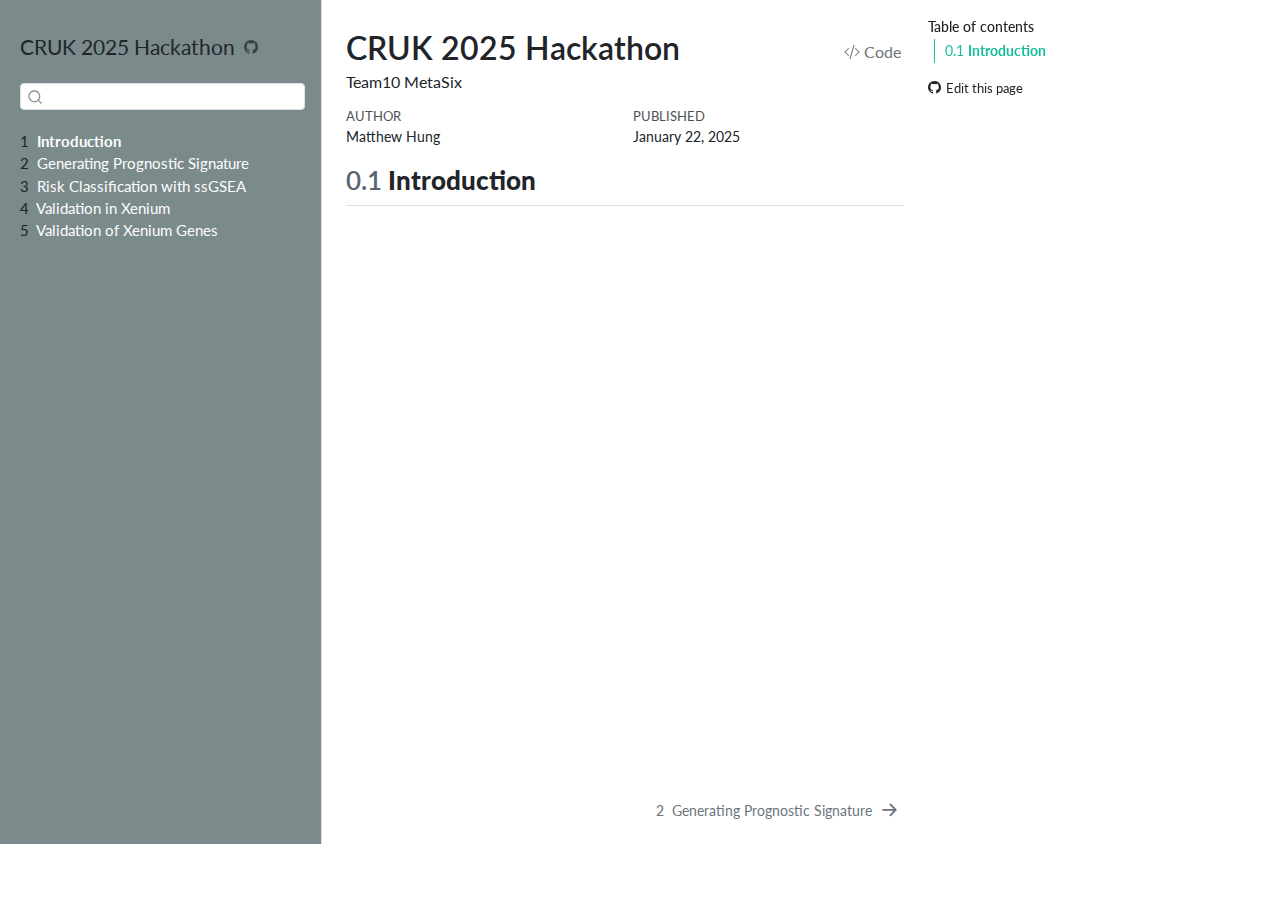
<file: docs/index.html>
<!DOCTYPE html>
<html xmlns="http://www.w3.org/1999/xhtml" lang="en" xml:lang="en"><head>

<meta charset="utf-8">
<meta name="generator" content="quarto-1.6.39">

<meta name="viewport" content="width=device-width, initial-scale=1.0, user-scalable=yes">

<meta name="author" content="Matthew Hung">
<meta name="dcterms.date" content="2025-01-22">
<meta name="description" content="Team10 MetaSix">

<title>CRUK 2025 Hackathon</title>
<style>
code{white-space: pre-wrap;}
span.smallcaps{font-variant: small-caps;}
div.columns{display: flex; gap: min(4vw, 1.5em);}
div.column{flex: auto; overflow-x: auto;}
div.hanging-indent{margin-left: 1.5em; text-indent: -1.5em;}
ul.task-list{list-style: none;}
ul.task-list li input[type="checkbox"] {
  width: 0.8em;
  margin: 0 0.8em 0.2em -1em; /* quarto-specific, see https://github.com/quarto-dev/quarto-cli/issues/4556 */ 
  vertical-align: middle;
}
/* CSS for syntax highlighting */
pre > code.sourceCode { white-space: pre; position: relative; }
pre > code.sourceCode > span { line-height: 1.25; }
pre > code.sourceCode > span:empty { height: 1.2em; }
.sourceCode { overflow: visible; }
code.sourceCode > span { color: inherit; text-decoration: inherit; }
div.sourceCode { margin: 1em 0; }
pre.sourceCode { margin: 0; }
@media screen {
div.sourceCode { overflow: auto; }
}
@media print {
pre > code.sourceCode { white-space: pre-wrap; }
pre > code.sourceCode > span { display: inline-block; text-indent: -5em; padding-left: 5em; }
}
pre.numberSource code
  { counter-reset: source-line 0; }
pre.numberSource code > span
  { position: relative; left: -4em; counter-increment: source-line; }
pre.numberSource code > span > a:first-child::before
  { content: counter(source-line);
    position: relative; left: -1em; text-align: right; vertical-align: baseline;
    border: none; display: inline-block;
    -webkit-touch-callout: none; -webkit-user-select: none;
    -khtml-user-select: none; -moz-user-select: none;
    -ms-user-select: none; user-select: none;
    padding: 0 4px; width: 4em;
  }
pre.numberSource { margin-left: 3em;  padding-left: 4px; }
div.sourceCode
  {   }
@media screen {
pre > code.sourceCode > span > a:first-child::before { text-decoration: underline; }
}
</style>


<script src="site_libs/quarto-nav/quarto-nav.js"></script>
<script src="site_libs/quarto-nav/headroom.min.js"></script>
<script src="site_libs/clipboard/clipboard.min.js"></script>
<script src="site_libs/quarto-search/autocomplete.umd.js"></script>
<script src="site_libs/quarto-search/fuse.min.js"></script>
<script src="site_libs/quarto-search/quarto-search.js"></script>
<meta name="quarto:offset" content="./">
<link href="./metastatic_signature2.html" rel="next">
<script src="site_libs/quarto-html/quarto.js"></script>
<script src="site_libs/quarto-html/popper.min.js"></script>
<script src="site_libs/quarto-html/tippy.umd.min.js"></script>
<script src="site_libs/quarto-html/anchor.min.js"></script>
<link href="site_libs/quarto-html/tippy.css" rel="stylesheet">
<link href="site_libs/quarto-html/quarto-syntax-highlighting-e26003cea8cd680ca0c55a263523d882.css" rel="stylesheet" id="quarto-text-highlighting-styles">
<script src="site_libs/bootstrap/bootstrap.min.js"></script>
<link href="site_libs/bootstrap/bootstrap-icons.css" rel="stylesheet">
<link href="site_libs/bootstrap/bootstrap-d1cbdf98a2738ec369a65716124baecb.min.css" rel="stylesheet" append-hash="true" id="quarto-bootstrap" data-mode="light">
<script id="quarto-search-options" type="application/json">{
  "location": "sidebar",
  "copy-button": false,
  "collapse-after": 3,
  "panel-placement": "start",
  "type": "textbox",
  "limit": 50,
  "keyboard-shortcut": [
    "f",
    "/",
    "s"
  ],
  "show-item-context": false,
  "language": {
    "search-no-results-text": "No results",
    "search-matching-documents-text": "matching documents",
    "search-copy-link-title": "Copy link to search",
    "search-hide-matches-text": "Hide additional matches",
    "search-more-match-text": "more match in this document",
    "search-more-matches-text": "more matches in this document",
    "search-clear-button-title": "Clear",
    "search-text-placeholder": "",
    "search-detached-cancel-button-title": "Cancel",
    "search-submit-button-title": "Submit",
    "search-label": "Search"
  }
}</script>


</head>

<body class="nav-sidebar docked">

<div id="quarto-search-results"></div>
  <header id="quarto-header" class="headroom fixed-top">
  <nav class="quarto-secondary-nav">
    <div class="container-fluid d-flex">
      <button type="button" class="quarto-btn-toggle btn" data-bs-toggle="collapse" role="button" data-bs-target=".quarto-sidebar-collapse-item" aria-controls="quarto-sidebar" aria-expanded="false" aria-label="Toggle sidebar navigation" onclick="if (window.quartoToggleHeadroom) { window.quartoToggleHeadroom(); }">
        <i class="bi bi-layout-text-sidebar-reverse"></i>
      </button>
        <nav class="quarto-page-breadcrumbs" aria-label="breadcrumb"><ol class="breadcrumb"><li class="breadcrumb-item"><a href="./index.html"><span class="chapter-number">1</span>&nbsp; <span class="chapter-title"><strong>Introduction</strong></span></a></li></ol></nav>
        <a class="flex-grow-1" role="navigation" data-bs-toggle="collapse" data-bs-target=".quarto-sidebar-collapse-item" aria-controls="quarto-sidebar" aria-expanded="false" aria-label="Toggle sidebar navigation" onclick="if (window.quartoToggleHeadroom) { window.quartoToggleHeadroom(); }">      
        </a>
      <button type="button" class="btn quarto-search-button" aria-label="Search" onclick="window.quartoOpenSearch();">
        <i class="bi bi-search"></i>
      </button>
    </div>
  </nav>
</header>
<!-- content -->
<div id="quarto-content" class="quarto-container page-columns page-rows-contents page-layout-article">
<!-- sidebar -->
  <nav id="quarto-sidebar" class="sidebar collapse collapse-horizontal quarto-sidebar-collapse-item sidebar-navigation docked overflow-auto">
    <div class="pt-lg-2 mt-2 text-left sidebar-header">
    <div class="sidebar-title mb-0 py-0">
      <a href="./">CRUK 2025 Hackathon</a> 
        <div class="sidebar-tools-main">
    <a href="https://github.com/FrancisCrickInstitute/" title="Source Code" class="quarto-navigation-tool px-1" aria-label="Source Code"><i class="bi bi-github"></i></a>
</div>
    </div>
      </div>
        <div class="mt-2 flex-shrink-0 align-items-center">
        <div class="sidebar-search">
        <div id="quarto-search" class="" title="Search"></div>
        </div>
        </div>
    <div class="sidebar-menu-container"> 
    <ul class="list-unstyled mt-1">
        <li class="sidebar-item">
  <div class="sidebar-item-container"> 
  <a href="./index.html" class="sidebar-item-text sidebar-link active">
 <span class="menu-text"><span class="chapter-number">1</span>&nbsp; <span class="chapter-title"><strong>Introduction</strong></span></span></a>
  </div>
</li>
        <li class="sidebar-item">
  <div class="sidebar-item-container"> 
  <a href="./metastatic_signature2.html" class="sidebar-item-text sidebar-link">
 <span class="menu-text"><span class="chapter-number">2</span>&nbsp; <span class="chapter-title">Generating Prognostic Signature</span></span></a>
  </div>
</li>
        <li class="sidebar-item">
  <div class="sidebar-item-container"> 
  <a href="./ssgsea2.html" class="sidebar-item-text sidebar-link">
 <span class="menu-text"><span class="chapter-number">3</span>&nbsp; <span class="chapter-title">Risk Classification with ssGSEA</span></span></a>
  </div>
</li>
        <li class="sidebar-item">
  <div class="sidebar-item-container"> 
  <a href="./xenium2.html" class="sidebar-item-text sidebar-link">
 <span class="menu-text"><span class="chapter-number">4</span>&nbsp; <span class="chapter-title">Validation in Xenium</span></span></a>
  </div>
</li>
        <li class="sidebar-item">
  <div class="sidebar-item-container"> 
  <a href="./validation2.html" class="sidebar-item-text sidebar-link">
 <span class="menu-text"><span class="chapter-number">5</span>&nbsp; <span class="chapter-title">Validation of Xenium Genes</span></span></a>
  </div>
</li>
    </ul>
    </div>
</nav>
<div id="quarto-sidebar-glass" class="quarto-sidebar-collapse-item" data-bs-toggle="collapse" data-bs-target=".quarto-sidebar-collapse-item"></div>
<!-- margin-sidebar -->
    <div id="quarto-margin-sidebar" class="sidebar margin-sidebar">
        <nav id="TOC" role="doc-toc" class="toc-active">
    <h2 id="toc-title">Table of contents</h2>
   
  <ul>
  <li><a href="#introduction" id="toc-introduction" class="nav-link active" data-scroll-target="#introduction"><span class="header-section-number">0.1</span> <strong>Introduction</strong></a></li>
  </ul>
<div class="toc-actions"><ul><li><a href="https://github.com/FrancisCrickInstitute/edit/main/index.qmd" class="toc-action"><i class="bi bi-github"></i>Edit this page</a></li></ul></div></nav>
    </div>
<!-- main -->
<main class="content" id="quarto-document-content">

<header id="title-block-header" class="quarto-title-block default">
<div class="quarto-title">
<div class="quarto-title-block"><div><h1 class="title">CRUK 2025 Hackathon</h1><button type="button" class="btn code-tools-button" id="quarto-code-tools-source"><i class="bi"></i> Code</button></div></div>
</div>

<div>
  <div class="description">
    Team10 MetaSix
  </div>
</div>


<div class="quarto-title-meta">

    <div>
    <div class="quarto-title-meta-heading">Author</div>
    <div class="quarto-title-meta-contents">
             <p>Matthew Hung </p>
          </div>
  </div>
    
    <div>
    <div class="quarto-title-meta-heading">Published</div>
    <div class="quarto-title-meta-contents">
      <p class="date">January 22, 2025</p>
    </div>
  </div>
  
    
  </div>
  


</header>


<section id="introduction" class="level2" data-number="0.1">
<h2 data-number="0.1" class="anchored" data-anchor-id="introduction"><span class="header-section-number">0.1</span> <strong>Introduction</strong></h2>


<!-- -->

</section>

</main> <!-- /main -->
<script id="quarto-html-after-body" type="application/javascript">
window.document.addEventListener("DOMContentLoaded", function (event) {
  const toggleBodyColorMode = (bsSheetEl) => {
    const mode = bsSheetEl.getAttribute("data-mode");
    const bodyEl = window.document.querySelector("body");
    if (mode === "dark") {
      bodyEl.classList.add("quarto-dark");
      bodyEl.classList.remove("quarto-light");
    } else {
      bodyEl.classList.add("quarto-light");
      bodyEl.classList.remove("quarto-dark");
    }
  }
  const toggleBodyColorPrimary = () => {
    const bsSheetEl = window.document.querySelector("link#quarto-bootstrap");
    if (bsSheetEl) {
      toggleBodyColorMode(bsSheetEl);
    }
  }
  toggleBodyColorPrimary();  
  const icon = "";
  const anchorJS = new window.AnchorJS();
  anchorJS.options = {
    placement: 'right',
    icon: icon
  };
  anchorJS.add('.anchored');
  const isCodeAnnotation = (el) => {
    for (const clz of el.classList) {
      if (clz.startsWith('code-annotation-')) {                     
        return true;
      }
    }
    return false;
  }
  const onCopySuccess = function(e) {
    // button target
    const button = e.trigger;
    // don't keep focus
    button.blur();
    // flash "checked"
    button.classList.add('code-copy-button-checked');
    var currentTitle = button.getAttribute("title");
    button.setAttribute("title", "Copied!");
    let tooltip;
    if (window.bootstrap) {
      button.setAttribute("data-bs-toggle", "tooltip");
      button.setAttribute("data-bs-placement", "left");
      button.setAttribute("data-bs-title", "Copied!");
      tooltip = new bootstrap.Tooltip(button, 
        { trigger: "manual", 
          customClass: "code-copy-button-tooltip",
          offset: [0, -8]});
      tooltip.show();    
    }
    setTimeout(function() {
      if (tooltip) {
        tooltip.hide();
        button.removeAttribute("data-bs-title");
        button.removeAttribute("data-bs-toggle");
        button.removeAttribute("data-bs-placement");
      }
      button.setAttribute("title", currentTitle);
      button.classList.remove('code-copy-button-checked');
    }, 1000);
    // clear code selection
    e.clearSelection();
  }
  const getTextToCopy = function(trigger) {
      const codeEl = trigger.previousElementSibling.cloneNode(true);
      for (const childEl of codeEl.children) {
        if (isCodeAnnotation(childEl)) {
          childEl.remove();
        }
      }
      return codeEl.innerText;
  }
  const clipboard = new window.ClipboardJS('.code-copy-button:not([data-in-quarto-modal])', {
    text: getTextToCopy
  });
  clipboard.on('success', onCopySuccess);
  if (window.document.getElementById('quarto-embedded-source-code-modal')) {
    const clipboardModal = new window.ClipboardJS('.code-copy-button[data-in-quarto-modal]', {
      text: getTextToCopy,
      container: window.document.getElementById('quarto-embedded-source-code-modal')
    });
    clipboardModal.on('success', onCopySuccess);
  }
  const viewSource = window.document.getElementById('quarto-view-source') ||
                     window.document.getElementById('quarto-code-tools-source');
  if (viewSource) {
    const sourceUrl = viewSource.getAttribute("data-quarto-source-url");
    viewSource.addEventListener("click", function(e) {
      if (sourceUrl) {
        // rstudio viewer pane
        if (/\bcapabilities=\b/.test(window.location)) {
          window.open(sourceUrl);
        } else {
          window.location.href = sourceUrl;
        }
      } else {
        const modal = new bootstrap.Modal(document.getElementById('quarto-embedded-source-code-modal'));
        modal.show();
      }
      return false;
    });
  }
  function toggleCodeHandler(show) {
    return function(e) {
      const detailsSrc = window.document.querySelectorAll(".cell > details > .sourceCode");
      for (let i=0; i<detailsSrc.length; i++) {
        const details = detailsSrc[i].parentElement;
        if (show) {
          details.open = true;
        } else {
          details.removeAttribute("open");
        }
      }
      const cellCodeDivs = window.document.querySelectorAll(".cell > .sourceCode");
      const fromCls = show ? "hidden" : "unhidden";
      const toCls = show ? "unhidden" : "hidden";
      for (let i=0; i<cellCodeDivs.length; i++) {
        const codeDiv = cellCodeDivs[i];
        if (codeDiv.classList.contains(fromCls)) {
          codeDiv.classList.remove(fromCls);
          codeDiv.classList.add(toCls);
        } 
      }
      return false;
    }
  }
  const hideAllCode = window.document.getElementById("quarto-hide-all-code");
  if (hideAllCode) {
    hideAllCode.addEventListener("click", toggleCodeHandler(false));
  }
  const showAllCode = window.document.getElementById("quarto-show-all-code");
  if (showAllCode) {
    showAllCode.addEventListener("click", toggleCodeHandler(true));
  }
    var localhostRegex = new RegExp(/^(?:http|https):\/\/localhost\:?[0-9]*\//);
    var mailtoRegex = new RegExp(/^mailto:/);
      var filterRegex = new RegExp('/' + window.location.host + '/');
    var isInternal = (href) => {
        return filterRegex.test(href) || localhostRegex.test(href) || mailtoRegex.test(href);
    }
    // Inspect non-navigation links and adorn them if external
 	var links = window.document.querySelectorAll('a[href]:not(.nav-link):not(.navbar-brand):not(.toc-action):not(.sidebar-link):not(.sidebar-item-toggle):not(.pagination-link):not(.no-external):not([aria-hidden]):not(.dropdown-item):not(.quarto-navigation-tool):not(.about-link)');
    for (var i=0; i<links.length; i++) {
      const link = links[i];
      if (!isInternal(link.href)) {
        // undo the damage that might have been done by quarto-nav.js in the case of
        // links that we want to consider external
        if (link.dataset.originalHref !== undefined) {
          link.href = link.dataset.originalHref;
        }
      }
    }
  function tippyHover(el, contentFn, onTriggerFn, onUntriggerFn) {
    const config = {
      allowHTML: true,
      maxWidth: 500,
      delay: 100,
      arrow: false,
      appendTo: function(el) {
          return el.parentElement;
      },
      interactive: true,
      interactiveBorder: 10,
      theme: 'quarto',
      placement: 'bottom-start',
    };
    if (contentFn) {
      config.content = contentFn;
    }
    if (onTriggerFn) {
      config.onTrigger = onTriggerFn;
    }
    if (onUntriggerFn) {
      config.onUntrigger = onUntriggerFn;
    }
    window.tippy(el, config); 
  }
  const noterefs = window.document.querySelectorAll('a[role="doc-noteref"]');
  for (var i=0; i<noterefs.length; i++) {
    const ref = noterefs[i];
    tippyHover(ref, function() {
      // use id or data attribute instead here
      let href = ref.getAttribute('data-footnote-href') || ref.getAttribute('href');
      try { href = new URL(href).hash; } catch {}
      const id = href.replace(/^#\/?/, "");
      const note = window.document.getElementById(id);
      if (note) {
        return note.innerHTML;
      } else {
        return "";
      }
    });
  }
  const xrefs = window.document.querySelectorAll('a.quarto-xref');
  const processXRef = (id, note) => {
    // Strip column container classes
    const stripColumnClz = (el) => {
      el.classList.remove("page-full", "page-columns");
      if (el.children) {
        for (const child of el.children) {
          stripColumnClz(child);
        }
      }
    }
    stripColumnClz(note)
    if (id === null || id.startsWith('sec-')) {
      // Special case sections, only their first couple elements
      const container = document.createElement("div");
      if (note.children && note.children.length > 2) {
        container.appendChild(note.children[0].cloneNode(true));
        for (let i = 1; i < note.children.length; i++) {
          const child = note.children[i];
          if (child.tagName === "P" && child.innerText === "") {
            continue;
          } else {
            container.appendChild(child.cloneNode(true));
            break;
          }
        }
        if (window.Quarto?.typesetMath) {
          window.Quarto.typesetMath(container);
        }
        return container.innerHTML
      } else {
        if (window.Quarto?.typesetMath) {
          window.Quarto.typesetMath(note);
        }
        return note.innerHTML;
      }
    } else {
      // Remove any anchor links if they are present
      const anchorLink = note.querySelector('a.anchorjs-link');
      if (anchorLink) {
        anchorLink.remove();
      }
      if (window.Quarto?.typesetMath) {
        window.Quarto.typesetMath(note);
      }
      if (note.classList.contains("callout")) {
        return note.outerHTML;
      } else {
        return note.innerHTML;
      }
    }
  }
  for (var i=0; i<xrefs.length; i++) {
    const xref = xrefs[i];
    tippyHover(xref, undefined, function(instance) {
      instance.disable();
      let url = xref.getAttribute('href');
      let hash = undefined; 
      if (url.startsWith('#')) {
        hash = url;
      } else {
        try { hash = new URL(url).hash; } catch {}
      }
      if (hash) {
        const id = hash.replace(/^#\/?/, "");
        const note = window.document.getElementById(id);
        if (note !== null) {
          try {
            const html = processXRef(id, note.cloneNode(true));
            instance.setContent(html);
          } finally {
            instance.enable();
            instance.show();
          }
        } else {
          // See if we can fetch this
          fetch(url.split('#')[0])
          .then(res => res.text())
          .then(html => {
            const parser = new DOMParser();
            const htmlDoc = parser.parseFromString(html, "text/html");
            const note = htmlDoc.getElementById(id);
            if (note !== null) {
              const html = processXRef(id, note);
              instance.setContent(html);
            } 
          }).finally(() => {
            instance.enable();
            instance.show();
          });
        }
      } else {
        // See if we can fetch a full url (with no hash to target)
        // This is a special case and we should probably do some content thinning / targeting
        fetch(url)
        .then(res => res.text())
        .then(html => {
          const parser = new DOMParser();
          const htmlDoc = parser.parseFromString(html, "text/html");
          const note = htmlDoc.querySelector('main.content');
          if (note !== null) {
            // This should only happen for chapter cross references
            // (since there is no id in the URL)
            // remove the first header
            if (note.children.length > 0 && note.children[0].tagName === "HEADER") {
              note.children[0].remove();
            }
            const html = processXRef(null, note);
            instance.setContent(html);
          } 
        }).finally(() => {
          instance.enable();
          instance.show();
        });
      }
    }, function(instance) {
    });
  }
      let selectedAnnoteEl;
      const selectorForAnnotation = ( cell, annotation) => {
        let cellAttr = 'data-code-cell="' + cell + '"';
        let lineAttr = 'data-code-annotation="' +  annotation + '"';
        const selector = 'span[' + cellAttr + '][' + lineAttr + ']';
        return selector;
      }
      const selectCodeLines = (annoteEl) => {
        const doc = window.document;
        const targetCell = annoteEl.getAttribute("data-target-cell");
        const targetAnnotation = annoteEl.getAttribute("data-target-annotation");
        const annoteSpan = window.document.querySelector(selectorForAnnotation(targetCell, targetAnnotation));
        const lines = annoteSpan.getAttribute("data-code-lines").split(",");
        const lineIds = lines.map((line) => {
          return targetCell + "-" + line;
        })
        let top = null;
        let height = null;
        let parent = null;
        if (lineIds.length > 0) {
            //compute the position of the single el (top and bottom and make a div)
            const el = window.document.getElementById(lineIds[0]);
            top = el.offsetTop;
            height = el.offsetHeight;
            parent = el.parentElement.parentElement;
          if (lineIds.length > 1) {
            const lastEl = window.document.getElementById(lineIds[lineIds.length - 1]);
            const bottom = lastEl.offsetTop + lastEl.offsetHeight;
            height = bottom - top;
          }
          if (top !== null && height !== null && parent !== null) {
            // cook up a div (if necessary) and position it 
            let div = window.document.getElementById("code-annotation-line-highlight");
            if (div === null) {
              div = window.document.createElement("div");
              div.setAttribute("id", "code-annotation-line-highlight");
              div.style.position = 'absolute';
              parent.appendChild(div);
            }
            div.style.top = top - 2 + "px";
            div.style.height = height + 4 + "px";
            div.style.left = 0;
            let gutterDiv = window.document.getElementById("code-annotation-line-highlight-gutter");
            if (gutterDiv === null) {
              gutterDiv = window.document.createElement("div");
              gutterDiv.setAttribute("id", "code-annotation-line-highlight-gutter");
              gutterDiv.style.position = 'absolute';
              const codeCell = window.document.getElementById(targetCell);
              const gutter = codeCell.querySelector('.code-annotation-gutter');
              gutter.appendChild(gutterDiv);
            }
            gutterDiv.style.top = top - 2 + "px";
            gutterDiv.style.height = height + 4 + "px";
          }
          selectedAnnoteEl = annoteEl;
        }
      };
      const unselectCodeLines = () => {
        const elementsIds = ["code-annotation-line-highlight", "code-annotation-line-highlight-gutter"];
        elementsIds.forEach((elId) => {
          const div = window.document.getElementById(elId);
          if (div) {
            div.remove();
          }
        });
        selectedAnnoteEl = undefined;
      };
        // Handle positioning of the toggle
    window.addEventListener(
      "resize",
      throttle(() => {
        elRect = undefined;
        if (selectedAnnoteEl) {
          selectCodeLines(selectedAnnoteEl);
        }
      }, 10)
    );
    function throttle(fn, ms) {
    let throttle = false;
    let timer;
      return (...args) => {
        if(!throttle) { // first call gets through
            fn.apply(this, args);
            throttle = true;
        } else { // all the others get throttled
            if(timer) clearTimeout(timer); // cancel #2
            timer = setTimeout(() => {
              fn.apply(this, args);
              timer = throttle = false;
            }, ms);
        }
      };
    }
      // Attach click handler to the DT
      const annoteDls = window.document.querySelectorAll('dt[data-target-cell]');
      for (const annoteDlNode of annoteDls) {
        annoteDlNode.addEventListener('click', (event) => {
          const clickedEl = event.target;
          if (clickedEl !== selectedAnnoteEl) {
            unselectCodeLines();
            const activeEl = window.document.querySelector('dt[data-target-cell].code-annotation-active');
            if (activeEl) {
              activeEl.classList.remove('code-annotation-active');
            }
            selectCodeLines(clickedEl);
            clickedEl.classList.add('code-annotation-active');
          } else {
            // Unselect the line
            unselectCodeLines();
            clickedEl.classList.remove('code-annotation-active');
          }
        });
      }
  const findCites = (el) => {
    const parentEl = el.parentElement;
    if (parentEl) {
      const cites = parentEl.dataset.cites;
      if (cites) {
        return {
          el,
          cites: cites.split(' ')
        };
      } else {
        return findCites(el.parentElement)
      }
    } else {
      return undefined;
    }
  };
  var bibliorefs = window.document.querySelectorAll('a[role="doc-biblioref"]');
  for (var i=0; i<bibliorefs.length; i++) {
    const ref = bibliorefs[i];
    const citeInfo = findCites(ref);
    if (citeInfo) {
      tippyHover(citeInfo.el, function() {
        var popup = window.document.createElement('div');
        citeInfo.cites.forEach(function(cite) {
          var citeDiv = window.document.createElement('div');
          citeDiv.classList.add('hanging-indent');
          citeDiv.classList.add('csl-entry');
          var biblioDiv = window.document.getElementById('ref-' + cite);
          if (biblioDiv) {
            citeDiv.innerHTML = biblioDiv.innerHTML;
          }
          popup.appendChild(citeDiv);
        });
        return popup.innerHTML;
      });
    }
  }
});
</script>
<nav class="page-navigation">
  <div class="nav-page nav-page-previous">
  </div>
  <div class="nav-page nav-page-next">
      <a href="./metastatic_signature2.html" class="pagination-link" aria-label="Generating Prognostic Signature">
        <span class="nav-page-text"><span class="chapter-number">2</span>&nbsp; <span class="chapter-title">Generating Prognostic Signature</span></span> <i class="bi bi-arrow-right-short"></i>
      </a>
  </div>
</nav><div class="modal fade" id="quarto-embedded-source-code-modal" tabindex="-1" aria-labelledby="quarto-embedded-source-code-modal-label" aria-hidden="true"><div class="modal-dialog modal-dialog-scrollable"><div class="modal-content"><div class="modal-header"><h5 class="modal-title" id="quarto-embedded-source-code-modal-label">Source Code</h5><button class="btn-close" data-bs-dismiss="modal"></button></div><div class="modal-body"><div class="">
<div class="sourceCode" id="cb1" data-shortcodes="false"><pre class="sourceCode numberSource markdown number-lines code-with-copy"><code class="sourceCode markdown"><span id="cb1-1"><a href="#cb1-1"></a><span class="fu">## **Introduction**</span></span></code><button title="Copy to Clipboard" class="code-copy-button" data-in-quarto-modal=""><i class="bi"></i></button></pre></div>
</div></div></div></div></div>
</div> <!-- /content -->




<footer class="footer"><div class="nav-footer"><div class="nav-footer-center"><div class="toc-actions d-sm-block d-md-none"><ul><li><a href="https://github.com/FrancisCrickInstitute/edit/main/index.qmd" class="toc-action"><i class="bi bi-github"></i>Edit this page</a></li></ul></div></div></div></footer></body></html>
</file>
<file: docs/site_libs/quarto-html/tippy.css>
.tippy-box[data-animation=fade][data-state=hidden]{opacity:0}[data-tippy-root]{max-width:calc(100vw - 10px)}.tippy-box{position:relative;background-color:#333;color:#fff;border-radius:4px;font-size:14px;line-height:1.4;white-space:normal;outline:0;transition-property:transform,visibility,opacity}.tippy-box[data-placement^=top]>.tippy-arrow{bottom:0}.tippy-box[data-placement^=top]>.tippy-arrow:before{bottom:-7px;left:0;border-width:8px 8px 0;border-top-color:initial;transform-origin:center top}.tippy-box[data-placement^=bottom]>.tippy-arrow{top:0}.tippy-box[data-placement^=bottom]>.tippy-arrow:before{top:-7px;left:0;border-width:0 8px 8px;border-bottom-color:initial;transform-origin:center bottom}.tippy-box[data-placement^=left]>.tippy-arrow{right:0}.tippy-box[data-placement^=left]>.tippy-arrow:before{border-width:8px 0 8px 8px;border-left-color:initial;right:-7px;transform-origin:center left}.tippy-box[data-placement^=right]>.tippy-arrow{left:0}.tippy-box[data-placement^=right]>.tippy-arrow:before{left:-7px;border-width:8px 8px 8px 0;border-right-color:initial;transform-origin:center right}.tippy-box[data-inertia][data-state=visible]{transition-timing-function:cubic-bezier(.54,1.5,.38,1.11)}.tippy-arrow{width:16px;height:16px;color:#333}.tippy-arrow:before{content:"";position:absolute;border-color:transparent;border-style:solid}.tippy-content{position:relative;padding:5px 9px;z-index:1}
</file>
<file: docs/site_libs/quarto-html/quarto-syntax-highlighting-e26003cea8cd680ca0c55a263523d882.css>
/* quarto syntax highlight colors */
:root {
  --quarto-hl-ot-color: #003B4F;
  --quarto-hl-at-color: #657422;
  --quarto-hl-ss-color: #20794D;
  --quarto-hl-an-color: #5E5E5E;
  --quarto-hl-fu-color: #4758AB;
  --quarto-hl-st-color: #20794D;
  --quarto-hl-cf-color: #003B4F;
  --quarto-hl-op-color: #5E5E5E;
  --quarto-hl-er-color: #AD0000;
  --quarto-hl-bn-color: #AD0000;
  --quarto-hl-al-color: #AD0000;
  --quarto-hl-va-color: #111111;
  --quarto-hl-bu-color: inherit;
  --quarto-hl-ex-color: inherit;
  --quarto-hl-pp-color: #AD0000;
  --quarto-hl-in-color: #5E5E5E;
  --quarto-hl-vs-color: #20794D;
  --quarto-hl-wa-color: #5E5E5E;
  --quarto-hl-do-color: #5E5E5E;
  --quarto-hl-im-color: #00769E;
  --quarto-hl-ch-color: #20794D;
  --quarto-hl-dt-color: #AD0000;
  --quarto-hl-fl-color: #AD0000;
  --quarto-hl-co-color: #5E5E5E;
  --quarto-hl-cv-color: #5E5E5E;
  --quarto-hl-cn-color: #8f5902;
  --quarto-hl-sc-color: #5E5E5E;
  --quarto-hl-dv-color: #AD0000;
  --quarto-hl-kw-color: #003B4F;
}

/* other quarto variables */
:root {
  --quarto-font-monospace: SFMono-Regular, Menlo, Monaco, Consolas, "Liberation Mono", "Courier New", monospace;
}

pre > code.sourceCode > span {
  color: #003B4F;
}

code span {
  color: #003B4F;
}

code.sourceCode > span {
  color: #003B4F;
}

div.sourceCode,
div.sourceCode pre.sourceCode {
  color: #003B4F;
}

code span.ot {
  color: #003B4F;
  font-style: inherit;
}

code span.at {
  color: #657422;
  font-style: inherit;
}

code span.ss {
  color: #20794D;
  font-style: inherit;
}

code span.an {
  color: #5E5E5E;
  font-style: inherit;
}

code span.fu {
  color: #4758AB;
  font-style: inherit;
}

code span.st {
  color: #20794D;
  font-style: inherit;
}

code span.cf {
  color: #003B4F;
  font-weight: bold;
  font-style: inherit;
}

code span.op {
  color: #5E5E5E;
  font-style: inherit;
}

code span.er {
  color: #AD0000;
  font-style: inherit;
}

code span.bn {
  color: #AD0000;
  font-style: inherit;
}

code span.al {
  color: #AD0000;
  font-style: inherit;
}

code span.va {
  color: #111111;
  font-style: inherit;
}

code span.bu {
  font-style: inherit;
}

code span.ex {
  font-style: inherit;
}

code span.pp {
  color: #AD0000;
  font-style: inherit;
}

code span.in {
  color: #5E5E5E;
  font-style: inherit;
}

code span.vs {
  color: #20794D;
  font-style: inherit;
}

code span.wa {
  color: #5E5E5E;
  font-style: italic;
}

code span.do {
  color: #5E5E5E;
  font-style: italic;
}

code span.im {
  color: #00769E;
  font-style: inherit;
}

code span.ch {
  color: #20794D;
  font-style: inherit;
}

code span.dt {
  color: #AD0000;
  font-style: inherit;
}

code span.fl {
  color: #AD0000;
  font-style: inherit;
}

code span.co {
  color: #5E5E5E;
  font-style: inherit;
}

code span.cv {
  color: #5E5E5E;
  font-style: italic;
}

code span.cn {
  color: #8f5902;
  font-style: inherit;
}

code span.sc {
  color: #5E5E5E;
  font-style: inherit;
}

code span.dv {
  color: #AD0000;
  font-style: inherit;
}

code span.kw {
  color: #003B4F;
  font-weight: bold;
  font-style: inherit;
}

.prevent-inlining {
  content: "</";
}

/*# sourceMappingURL=e90e9ab646ea9b1aaa61e089606e0f97.css.map */
</file>
